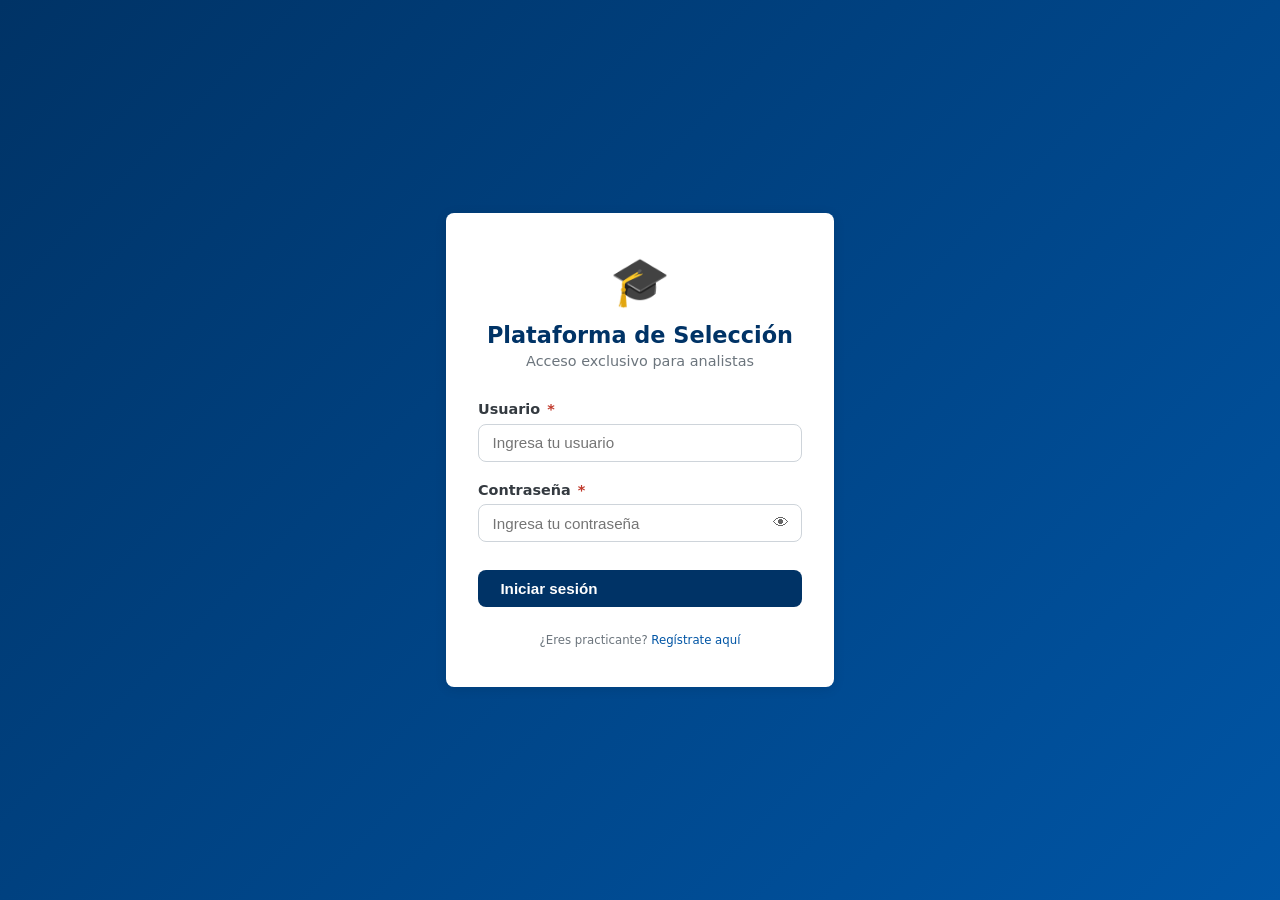
<file: frontend/pages/analistas.html>
<!DOCTYPE html>
<html lang="es">
<head>
  <meta charset="UTF-8" />
  <meta name="viewport" content="width=device-width, initial-scale=1.0" />
  <title>Panel de Analistas — Plataforma de Selección</title>
  <link rel="preconnect" href="https://fonts.googleapis.com">
  <link rel="preconnect" href="https://fonts.gstatic.com" crossorigin>
  <link href="https://fonts.googleapis.com/css2?family=DM+Sans:ital,opsz,wght@0,9..40,400;0,9..40,500;0,9..40,600;0,9..40,700;0,9..40,800&display=swap" rel="stylesheet">
  <link rel="stylesheet" href="../css/styles.css" />
  <link rel="stylesheet" href="../css/analistas.css" />
</head>
<body style="visibility:hidden">
  <nav class="navbar">
    <div class="navbar-brand">
      <img src="../assets/logo-banco.png" alt="Banco Bogotá" class="navbar-logo" />
    </div>
    <div class="navbar-links">
      <a href="../index.html">Inicio</a>
      <a href="analistas.html" class="active">Panel Analistas</a>
      <span id="nav-usuario" style="color:rgba(255,255,255,0.7);font-size:0.88rem"></span>
    </div>
    <div class="navbar-cta">
      <button id="btn-logout" class="btn btn-sm" style="background:rgba(255,255,255,0.15);color:white;border:1px solid rgba(255,255,255,0.3)">Cerrar sesión</button>
    </div>
  </nav>

  <div class="container-wide" style="margin-top:100px">
    <div class="page-header">
      <h1>Panel de Analistas</h1>
      <button id="btn-refresh" class="btn btn-secondary btn-sm">↻ Actualizar</button>
    </div>

    <div class="stats-bar">
      <div class="stat-card">
        <div class="stat-num" id="stat-total">—</div>
        <div class="stat-label">Total</div>
      </div>
      <div class="stat-card pendiente">
        <div class="stat-num" id="stat-pendiente">—</div>
        <div class="stat-label">Pendientes</div>
      </div>
      <div class="stat-card viable">
        <div class="stat-num" id="stat-viable">—</div>
        <div class="stat-label">Viables</div>
      </div>
      <div class="stat-card no-viable">
        <div class="stat-num" id="stat-no-viable">—</div>
        <div class="stat-label">No Viables</div>
      </div>
    </div>

    <div class="card">
      <div class="toolbar">
        <input type="text" id="search" class="form-control" placeholder="Buscar por nombre, correo o carrera…" />
      </div>

      <div id="alert-msg" class="alert"></div>

      <div id="state-loading" class="state-loading">
        <div class="spinner"></div>
        <p>Cargando practicantes…</p>
      </div>
      <div id="state-empty" class="state-empty" style="display:none">
        <p>📋 No hay practicantes registrados aún.</p>
        <a href="../index.html" class="btn btn-primary" style="margin-top:1rem">Registrar primer practicante</a>
      </div>
      <div id="state-error" class="state-error" style="display:none">
        <p>⚠️ No se pudo cargar la lista. Verifica que Flask esté en ejecución.</p>
        <button id="btn-retry" class="btn btn-secondary" style="margin-top:1rem" onclick="location.reload()">Reintentar</button>
      </div>

      <div class="table-wrapper">
        <table>
          <thead>
            <tr>
              <th>ID</th>
              <th>Nombre completo</th>
              <th>Correo</th>
              <th>Carrera</th>
              <th>Semestre</th>
              <th>Estado</th>
              <th>Acciones</th>
            </tr>
          </thead>
          <tbody id="tabla-body" style="display:none"></tbody>
        </table>
      </div>
    </div>
  </div>

  <script src="../js/api.js"></script>
  <script src="../js/analistas.js"></script>
</body>
</html>
</file>
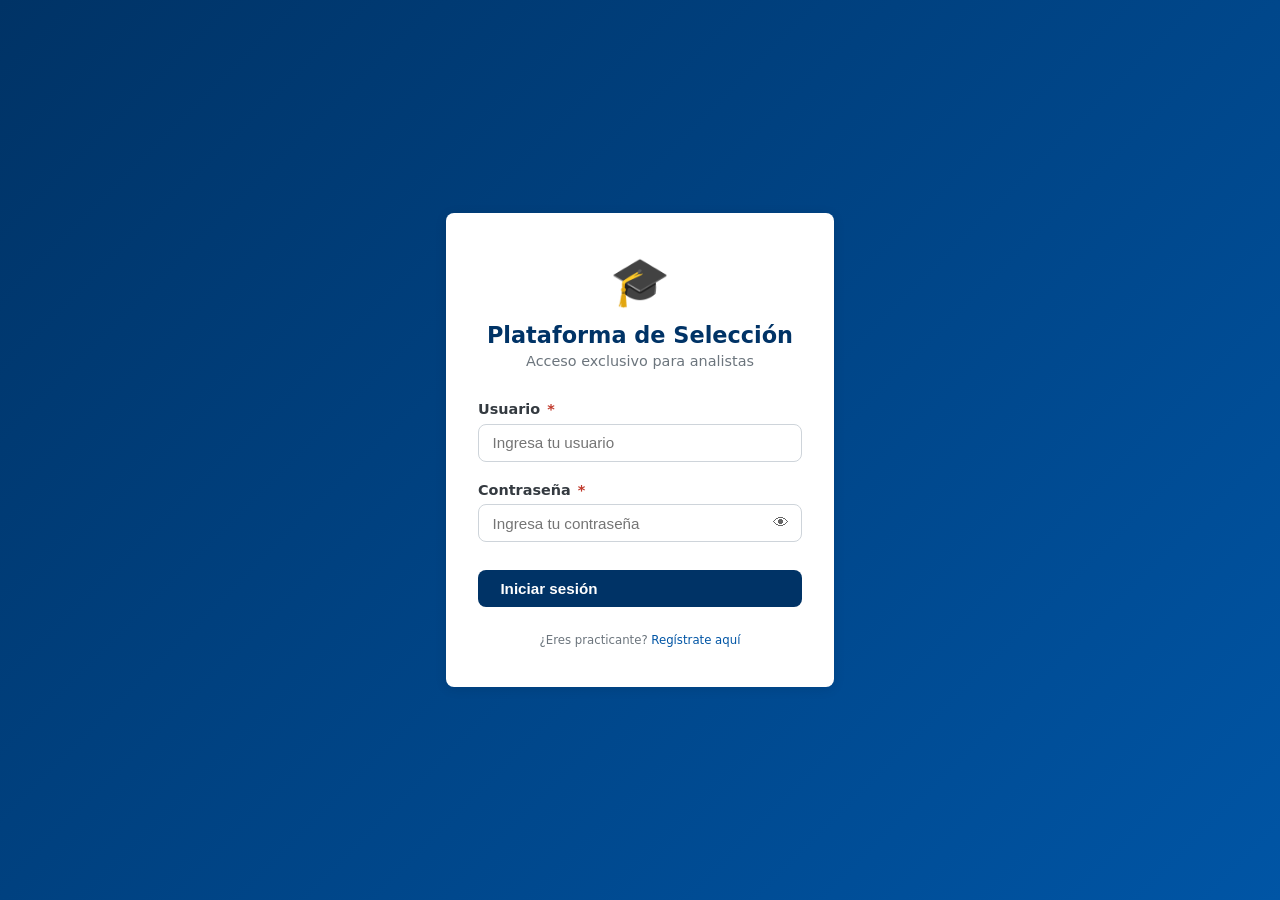
<file: frontend/pages/detalle.html>
<!DOCTYPE html>
<html lang="es">
<head>
  <meta charset="UTF-8" />
  <meta name="viewport" content="width=device-width, initial-scale=1.0" />
  <title>Detalle del Practicante — Plataforma de Selección</title>
  <link rel="preconnect" href="https://fonts.googleapis.com">
  <link rel="preconnect" href="https://fonts.gstatic.com" crossorigin>
  <link href="https://fonts.googleapis.com/css2?family=DM+Sans:ital,opsz,wght@0,9..40,400;0,9..40,500;0,9..40,600;0,9..40,700;0,9..40,800&display=swap" rel="stylesheet">
  <link rel="stylesheet" href="../css/styles.css" />
</head>
<body style="visibility:hidden">
  <nav class="navbar">
    <div class="navbar-brand">
      <img src="../assets/logo-banco.png" alt="Banco Bogotá" class="navbar-logo" />
    </div>
    <div class="navbar-links">
      <a href="../index.html">Inicio</a>
      <a href="analistas.html" class="active">Panel Analistas</a>
      <span id="nav-usuario" style="color:rgba(255,255,255,0.7);font-size:0.88rem"></span>
    </div>
    <div class="navbar-cta">
      <button id="btn-logout" class="btn btn-sm" style="background:rgba(255,255,255,0.15);color:white;border:1px solid rgba(255,255,255,0.3)">Cerrar sesión</button>
    </div>
  </nav>

  <div class="container" style="margin-top:100px">
    <div class="page-header">
      <h1 id="page-title">Detalle del Practicante</h1>
      <a href="analistas.html" class="btn btn-secondary btn-sm">← Volver al panel</a>
    </div>

    <div id="alert-msg" class="alert"></div>

    <div id="detalle-content" class="card">
      <div class="detail-grid">
        <div class="detail-item">
          <label>Primer nombre</label>
          <p id="det-primer-nombre">—</p>
        </div>
        <div class="detail-item">
          <label>Segundo nombre</label>
          <p id="det-segundo-nombre">—</p>
        </div>
        <div class="detail-item">
          <label>Primer apellido</label>
          <p id="det-primer-apellido">—</p>
        </div>
        <div class="detail-item">
          <label>Segundo apellido</label>
          <p id="det-segundo-apellido">—</p>
        </div>
        <div class="detail-item">
          <label>Correo electrónico</label>
          <p id="det-correo">—</p>
        </div>
        <div class="detail-item">
          <label>Carrera universitaria</label>
          <p id="det-carrera">—</p>
        </div>
        <div class="detail-item">
          <label>Semestre actual</label>
          <p id="det-semestre">—</p>
        </div>
        <div class="detail-item">
          <label>Fecha de registro</label>
          <p id="det-fecha">—</p>
        </div>
        <div class="detail-item">
          <label>Hoja de vida</label>
          <p id="det-archivo">—</p>
        </div>
        <div class="detail-item">
          <label>Estado actual</label>
          <p><span id="det-estado" class="badge">—</span></p>
        </div>
      </div>

      <hr style="border:none;border-top:1px solid var(--gray-200);margin:1.5rem 0;" />

      <div class="actions-bar">
        <strong style="margin-right:0.5rem">Evaluar candidato:</strong>
        <button id="btn-viable" class="btn btn-success">✓ Viable</button>
        <button id="btn-no-viable" class="btn btn-danger">✗ No Viable</button>
        <a id="btn-descargar" href="#" class="btn btn-accent" target="_blank" download>⬇ Descargar Hoja de Vida</a>
      </div>
    </div>
  </div>

  <script src="../js/api.js"></script>
  <script src="../js/detalle.js"></script>
</body>
</html>
</file>
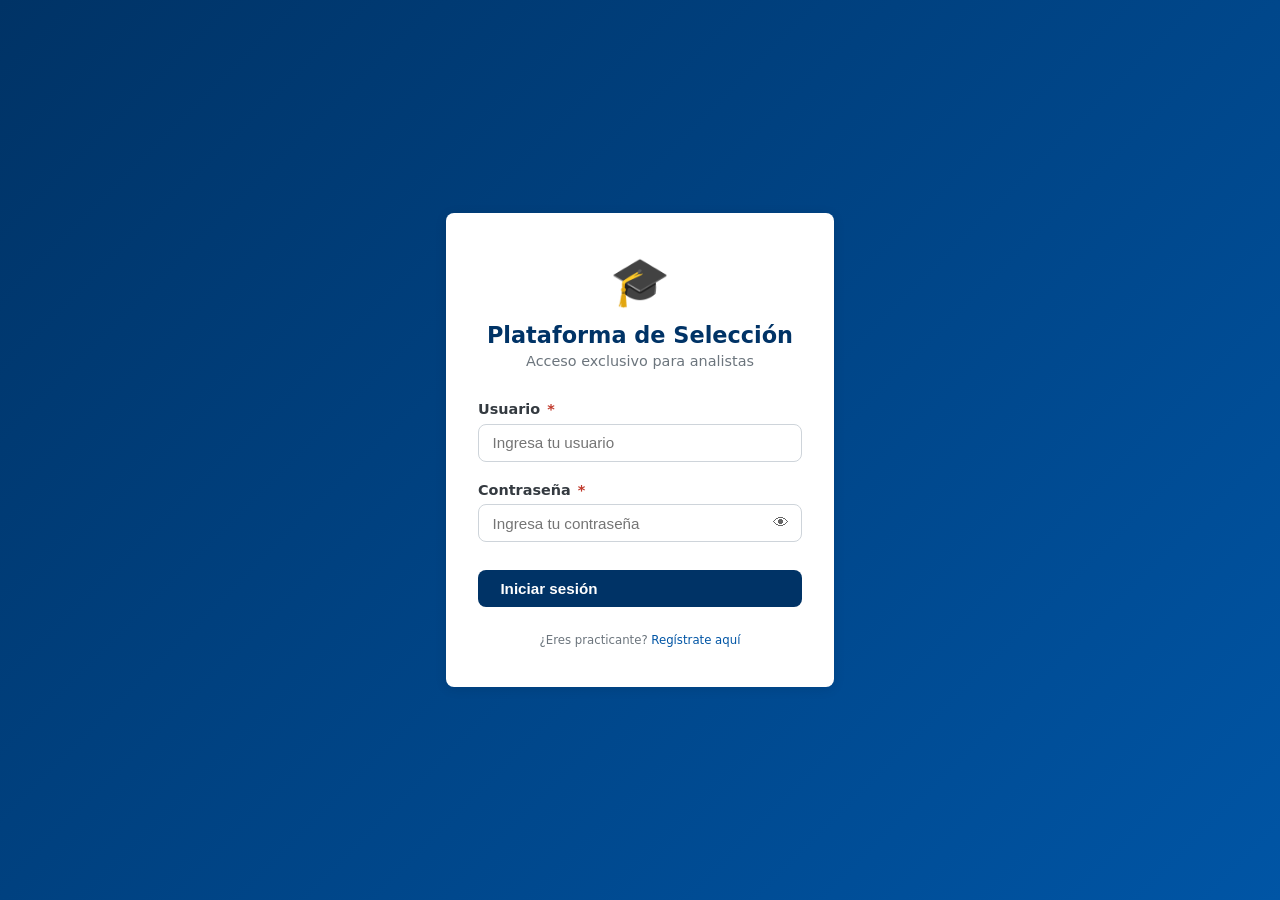
<file: frontend/pages/login.html>
<!DOCTYPE html>
<html lang="es">
<head>
  <meta charset="UTF-8" />
  <meta name="viewport" content="width=device-width, initial-scale=1.0" />
  <title>Acceso Analistas — Plataforma de Selección</title>
  <link rel="stylesheet" href="../css/styles.css" />
  <link rel="stylesheet" href="../css/login.css" />
</head>
<body class="login-body" style="visibility:hidden">
  <div class="login-wrapper">
    <div class="login-card card">
      <div class="login-header">
        <div class="login-icon">🎓</div>
        <h1>Plataforma de Selección</h1>
        <p>Acceso exclusivo para analistas</p>
      </div>

      <div id="alert-error" class="alert alert-error"></div>

      <form id="form-login" novalidate>
        <div class="form-group">
          <label for="username">Usuario <span class="required">*</span></label>
          <input type="text" id="username" name="username" class="form-control"
            placeholder="Ingresa tu usuario" autocomplete="username" />
          <span id="err_username" class="field-error"></span>
        </div>
        <div class="form-group">
          <label for="password">Contraseña <span class="required">*</span></label>
          <div class="password-wrapper">
            <input type="password" id="password" name="password" class="form-control"
              placeholder="Ingresa tu contraseña" autocomplete="current-password" />
            <button type="button" id="btn-toggle-pass" class="btn-eye" title="Mostrar/ocultar contraseña">👁</button>
          </div>
          <span id="err_password" class="field-error"></span>
        </div>
        <button type="submit" id="btn-login" class="btn btn-primary" style="width:100%;margin-top:0.5rem">
          Iniciar sesión
        </button>
      </form>

      <div class="login-hint">
        <small>¿Eres practicante? <a href="../index.html">Regístrate aquí</a></small>
      </div>
    </div>
  </div>

  <script src="../js/api.js"></script>
  <script src="../js/login.js"></script>
</body>
</html>
</file>
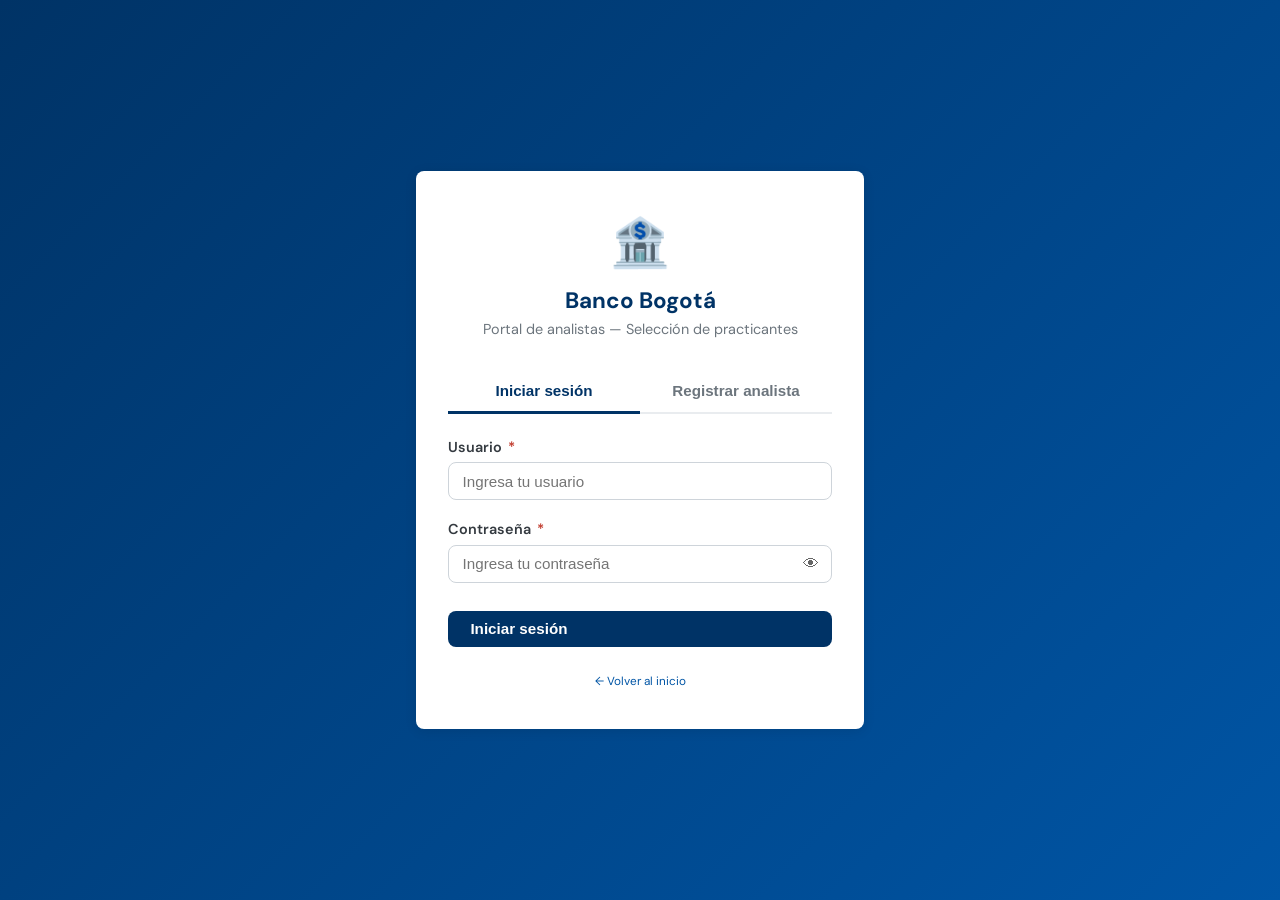
<file: frontend/pages/registro-general.html>
<!DOCTYPE html>
<html lang="es">
<head>
  <meta charset="UTF-8" />
  <meta name="viewport" content="width=device-width, initial-scale=1.0" />
  <title>Acceso Analistas — Banco Bogotá</title>
  <link rel="preconnect" href="https://fonts.googleapis.com">
  <link rel="preconnect" href="https://fonts.gstatic.com" crossorigin>
  <link href="https://fonts.googleapis.com/css2?family=DM+Sans:ital,opsz,wght@0,9..40,400;0,9..40,500;0,9..40,600;0,9..40,700;0,9..40,800&display=swap" rel="stylesheet">
  <link rel="stylesheet" href="../css/styles.css" />
  <link rel="stylesheet" href="../css/login.css" />
  <link rel="stylesheet" href="../css/registro-general.css" />
</head>
<body class="login-body" style="visibility:hidden">
  <div class="login-wrapper rg-wrapper">
    <div class="login-card card">

      <div class="login-header">
        <div class="login-icon">🏦</div>
        <h1>Banco Bogotá</h1>
        <p>Portal de analistas — Selección de practicantes</p>
      </div>

      <!-- TABS -->
      <div class="rg-tabs">
        <button class="rg-tab active" data-tab="login">Iniciar sesión</button>
        <button class="rg-tab" data-tab="registro">Registrar analista</button>
      </div>

      <!-- TAB: LOGIN -->
      <div id="tab-login" class="rg-panel">
        <div id="alert-login-error" class="alert alert-error"></div>
        <div id="alert-login-success" class="alert alert-success"></div>
        <form id="form-login" novalidate>
          <div class="form-group">
            <label for="login-username">Usuario <span class="required">*</span></label>
            <input type="text" id="login-username" class="form-control"
              placeholder="Ingresa tu usuario" autocomplete="username" />
            <span id="err-login-username" class="field-error"></span>
          </div>
          <div class="form-group">
            <label for="login-password">Contraseña <span class="required">*</span></label>
            <div class="password-wrapper">
              <input type="password" id="login-password" class="form-control"
                placeholder="Ingresa tu contraseña" autocomplete="current-password" />
              <button type="button" class="btn-eye" data-target="login-password">👁</button>
            </div>
            <span id="err-login-password" class="field-error"></span>
          </div>
          <button type="submit" id="btn-login" class="btn btn-primary" style="width:100%;margin-top:0.5rem">
            Iniciar sesión
          </button>
        </form>
      </div>

      <!-- TAB: REGISTRO ANALISTA -->
      <div id="tab-registro" class="rg-panel" style="display:none">
        <div id="alert-reg-error" class="alert alert-error"></div>
        <div id="alert-reg-success" class="alert alert-success"></div>
        <form id="form-registro-analista" novalidate>
          <div class="form-group">
            <label for="reg-nombre">Nombre completo <span class="required">*</span></label>
            <input type="text" id="reg-nombre" class="form-control"
              placeholder="Ej: Carlos Rodríguez" autocomplete="name" />
            <span id="err-reg-nombre" class="field-error"></span>
          </div>
          <div class="form-group">
            <label for="reg-username">Usuario <span class="required">*</span></label>
            <input type="text" id="reg-username" class="form-control"
              placeholder="Ej: crodriguez" autocomplete="off" />
            <span id="err-reg-username" class="field-error"></span>
          </div>
          <div class="form-group">
            <label for="reg-correo">Correo electrónico <span class="required">*</span></label>
            <input type="email" id="reg-correo" class="form-control"
              placeholder="analista@bancobogota.com.co" autocomplete="email" />
            <span id="err-reg-correo" class="field-error"></span>
          </div>
          <div class="form-group">
            <label for="reg-password">Contraseña <span class="required">*</span></label>
            <div class="password-wrapper">
              <input type="password" id="reg-password" class="form-control"
                placeholder="Mín. 8 car., mayúscula, número, símbolo" autocomplete="new-password" />
              <button type="button" class="btn-eye" data-target="reg-password">👁</button>
            </div>
            <div id="password-strength" class="pwd-strength" style="display:none">
              <div class="pwd-bar"><div id="pwd-bar-fill" class="pwd-bar-fill"></div></div>
              <span id="pwd-strength-label"></span>
            </div>
            <ul id="pwd-rules" class="pwd-rules">
              <li id="rule-len">✕ Mínimo 8 caracteres</li>
              <li id="rule-upper">✕ Al menos una mayúscula (A-Z)</li>
              <li id="rule-lower">✕ Al menos una minúscula (a-z)</li>
              <li id="rule-num">✕ Al menos un número (0-9)</li>
              <li id="rule-special">✕ Al menos un carácter especial (!@#$%...)</li>
            </ul>
            <span id="err-reg-password" class="field-error"></span>
          </div>
          <div class="form-group">
            <label for="reg-password2">Confirmar contraseña <span class="required">*</span></label>
            <div class="password-wrapper">
              <input type="password" id="reg-password2" class="form-control"
                placeholder="Repite la contraseña" autocomplete="new-password" />
              <button type="button" class="btn-eye" data-target="reg-password2">👁</button>
            </div>
            <span id="err-reg-password2" class="field-error"></span>
          </div>
          <button type="submit" id="btn-registrar" class="btn btn-primary" style="width:100%;margin-top:0.5rem">
            Crear cuenta de analista
          </button>
        </form>
      </div>

      <div class="login-hint">
        <small><a href="../index.html">← Volver al inicio</a></small>
      </div>
    </div>
  </div>

  <script src="../js/api.js"></script>
  <script src="../js/registro-general.js"></script>
</body>
</html>
</file>
<file: frontend/css/styles.css>
:root {
  --primary: #003366;
  --primary-light: #0055a5;
  --accent: #e8a000;
  --success: #1a7a4a;
  --danger: #c0392b;
  --warning: #e67e22;
  --bg: #f4f6f9;
  --white: #ffffff;
  --gray-100: #f8f9fa;
  --gray-200: #e9ecef;
  --gray-400: #ced4da;
  --gray-600: #6c757d;
  --gray-800: #343a40;
  --radius: 8px;
  --shadow: 0 2px 12px rgba(0,0,0,0.10);
  --transition: 0.2s ease;
}

*, *::before, *::after { box-sizing: border-box; margin: 0; padding: 0; }

body {
  font-family: 'DM Sans', system-ui, sans-serif;
  background: var(--bg);
  color: var(--gray-800);
  min-height: 100vh;
  background-image: radial-gradient(circle at 1px 1px, rgba(0,51,102,0.045) 1px, transparent 0);
  background-size: 28px 28px;
}

a { color: var(--primary-light); text-decoration: none; }
a:hover { text-decoration: underline; }

/* NAV */
.navbar {
  background: var(--primary);
  color: var(--white);
  padding: 0 1.5rem;
  display: flex;
  align-items: center;
  justify-content: space-between;
  height: 70px;
  box-shadow: 0 4px 24px rgba(0,51,102,0.18);
  border-radius: 16px;
  position: fixed;
  top: 12px;
  left: 16px;
  right: 16px;
  z-index: 200;
  transition: transform 0.35s cubic-bezier(0.25, 0.46, 0.45, 0.94), opacity 0.35s ease;
}
.navbar-brand {
  display: flex;
  align-items: center;
  flex: 1;
}
.navbar-links {
  display: flex;
  gap: 1.75rem;
  position: absolute;
  left: 50%;
  transform: translateX(-50%);
}
.navbar-cta {
  flex: 1;
  display: flex;
  justify-content: flex-end;
}
.navbar-logo {
  height: 42px;
  width: auto;
  max-width: 260px;
  object-fit: contain;
  display: block;
  background: #ffffff;
  padding: 5px 10px;
  border-radius: 4px;
}
.navbar.nav-hidden {
  transform: translateY(calc(-100% - 20px));
  opacity: 0;
  pointer-events: none;
}
.navbar-hamburger {
  display: none;
  background: rgba(255,255,255,0.15);
  border: 1px solid rgba(255,255,255,0.3);
  color: white;
  border-radius: 8px;
  width: 36px; height: 36px;
  font-size: 1.2rem;
  cursor: pointer;
  align-items: center;
  justify-content: center;
  margin-left: 0.5rem;
  flex-shrink: 0;
}

/* TABLET MENU */
@media (min-width: 601px) and (max-width: 1060px) {
  .navbar { padding: 0 1.25rem; }
  .navbar-hamburger { display: flex; }
  .navbar-cta .btn-accent { display: none; }
  .navbar-logo { height: 36px; max-width: 200px; }
  .navbar-links {
    display: none;
    position: fixed;
    top: 94px;
    left: 16px;
    right: 16px;
    background: var(--primary);
    border-radius: 14px;
    padding: 1.25rem 1.5rem;
    flex-direction: column;
    gap: 0;
    box-shadow: 0 12px 40px rgba(0,0,0,0.25);
    z-index: 199;
    transform: translateY(-8px);
    opacity: 0;
    transition: opacity 0.25s ease, transform 0.25s ease;
  }
  .navbar-links.open {
    display: flex;
    opacity: 1;
    transform: translateY(0);
  }
  .navbar-links a {
    padding: 0.85rem 0;
    font-size: 1rem;
    border-bottom: 1px solid rgba(255,255,255,0.1);
    color: rgba(255,255,255,0.9);
    white-space: normal;
  }
  .navbar-links a:last-child { border-bottom: none; }
  .navbar-links .btn-accent-mobile {
    display: inline-flex;
    margin-top: 0.75rem;
    width: 100%;
    justify-content: center;
    background: var(--accent);
    color: var(--gray-800);
    padding: 0.75rem;
    border-radius: var(--radius);
    font-weight: 700;
    font-size: 0.95rem;
    border-bottom: none;
  }
}

/* MOBILE MENU */
@media (max-width: 600px) {
  .navbar {
    padding: 0 1rem;
    top: 10px;
    left: 10px;
    right: 10px;
    border-radius: 14px;
    height: 60px;
  }
  .navbar-hamburger { display: flex; }
  .navbar-cta .btn-accent { display: none; }
  .navbar-logo { height: 30px; max-width: 150px; }
  .navbar-links {
    display: none;
    position: fixed;
    top: 82px;
    left: 10px;
    right: 10px;
    background: var(--primary);
    border-radius: 14px;
    padding: 1.25rem 1.5rem;
    flex-direction: column;
    gap: 0rem;
    box-shadow: 0 12px 40px rgba(0,0,0,0.25);
    z-index: 199;
    transform: translateY(-8px);
    opacity: 0;
    transition: opacity 0.25s ease, transform 0.25s ease;
  }
  .navbar-links.open {
    display: flex;
    opacity: 1;
    transform: translateY(0);
  }
  .navbar-links a {
    padding: 0.85rem 0;
    font-size: 1rem;
    border-bottom: 1px solid rgba(255,255,255,0.1);
    color: rgba(255,255,255,0.9);
  }
  .navbar-links a:last-child { border-bottom: none; }
  .navbar-links .btn-accent-mobile {
    display: inline-flex;
    margin-top: 0.75rem;
    width: 100%;
    justify-content: center;
    background: var(--accent);
    color: var(--gray-800);
    padding: 0.75rem;
    border-radius: var(--radius);
    font-weight: 700;
    font-size: 0.95rem;
    border-bottom: none;
  }
  .card { padding: 1.25rem; }
  .container, .container-wide { padding: 1rem 0.75rem; }
}
.navbar-links a {
  color: rgba(255,255,255,0.82);
  font-size: 0.92rem;
  font-weight: 500;
  transition: color var(--transition);
  white-space: nowrap;
}
.navbar-links a:hover, .navbar-links a.active { color: var(--white); text-decoration: none; }

/* LAYOUT */
.container { max-width: 960px; margin: 0 auto; padding: 2rem 1rem; }
.container-wide { max-width: 1200px; margin: 0 auto; padding: 2rem 1rem; }

/* CARD */
.card {
  background: var(--white);
  border-radius: var(--radius);
  box-shadow: var(--shadow);
  padding: 2rem;
}

/* FORM */
.form-group { margin-bottom: 1.25rem; }
.form-group label {
  display: block;
  font-weight: 600;
  margin-bottom: 0.4rem;
  font-size: 0.9rem;
  color: var(--gray-800);
}
.form-group label .required { color: var(--danger); margin-left: 2px; }
.form-control {
  width: 100%;
  padding: 0.6rem 0.85rem;
  border: 1.5px solid var(--gray-400);
  border-radius: var(--radius);
  font-size: 0.95rem;
  transition: border-color var(--transition), box-shadow var(--transition);
  background: var(--white);
}
.form-control:focus {
  outline: none;
  border-color: var(--primary-light);
  box-shadow: 0 0 0 3px rgba(0,85,165,0.12);
}
.form-control.error { border-color: var(--danger); }
.field-error {
  color: var(--danger);
  font-size: 0.82rem;
  margin-top: 0.3rem;
  display: none;
}
.field-error.visible { display: block; }

/* BUTTONS */
.btn {
  display: inline-flex;
  align-items: center;
  gap: 0.4rem;
  padding: 0.6rem 1.4rem;
  border: none;
  border-radius: var(--radius);
  font-size: 0.95rem;
  font-weight: 600;
  cursor: pointer;
  transition: background var(--transition), transform var(--transition);
}
.btn:active { transform: scale(0.97); }
.btn:disabled { opacity: 0.6; cursor: not-allowed; }
.btn-primary { background: var(--primary); color: var(--white); }
.btn-primary:hover:not(:disabled) { background: var(--primary-light); }
.btn-success { background: var(--success); color: var(--white); }
.btn-success:hover:not(:disabled) { background: #15693e; }
.btn-danger { background: var(--danger); color: var(--white); }
.btn-danger:hover:not(:disabled) { background: #a93226; }
.btn-secondary { background: var(--gray-200); color: var(--gray-800); }
.btn-secondary:hover:not(:disabled) { background: var(--gray-400); }
.btn-sm { padding: 0.35rem 0.85rem; font-size: 0.85rem; }
.btn-accent { background: var(--accent); color: var(--gray-800); }
.btn-accent:hover:not(:disabled) { background: #d4920a; }

/* ALERTS */
.alert {
  padding: 0.85rem 1.1rem;
  border-radius: var(--radius);
  margin-bottom: 1rem;
  font-size: 0.93rem;
  display: none;
}
.alert.visible { display: flex; align-items: flex-start; gap: 0.5rem; }
.alert-success { background: #d4edda; color: #155724; border: 1px solid #c3e6cb; }
.alert-error { background: #f8d7da; color: #721c24; border: 1px solid #f5c6cb; }
.alert-info { background: #d1ecf1; color: #0c5460; border: 1px solid #bee5eb; }

/* BADGE */
.badge {
  display: inline-block;
  padding: 0.25rem 0.7rem;
  border-radius: 20px;
  font-size: 0.78rem;
  font-weight: 700;
  text-transform: uppercase;
  letter-spacing: 0.04em;
}
.badge-pendiente { background: #fff3cd; color: #856404; }
.badge-viable { background: #d4edda; color: #155724; }
.badge-no-viable { background: #f8d7da; color: #721c24; }

/* TABLE */
.table-wrapper { overflow-x: auto; }
table { width: 100%; border-collapse: collapse; font-size: 0.92rem; }
thead th {
  background: var(--primary);
  color: var(--white);
  padding: 0.75rem 1rem;
  text-align: left;
  font-weight: 600;
  white-space: nowrap;
}
tbody tr { border-bottom: 1px solid var(--gray-200); transition: background var(--transition); }
tbody tr:hover { background: var(--gray-100); }
tbody td { padding: 0.7rem 1rem; vertical-align: middle; }

/* STATES */
.state-loading, .state-empty, .state-error {
  text-align: center;
  padding: 3rem 1rem;
  color: var(--gray-600);
}
.state-loading .spinner {
  width: 40px; height: 40px;
  border: 4px solid var(--gray-200);
  border-top-color: var(--primary);
  border-radius: 50%;
  animation: spin 0.8s linear infinite;
  margin: 0 auto 1rem;
}
@keyframes spin { to { transform: rotate(360deg); } }

/* PAGE HEADER */
.page-header {
  display: flex;
  align-items: center;
  justify-content: space-between;
  margin-bottom: 1.5rem;
  flex-wrap: wrap;
  gap: 1rem;
}
.page-header h1 { font-size: 1.5rem; color: var(--primary); }

/* DETAIL */
.detail-grid {
  display: grid;
  grid-template-columns: repeat(auto-fit, minmax(220px, 1fr));
  gap: 1.25rem;
  margin-bottom: 1.5rem;
}
.detail-item label {
  font-size: 0.8rem;
  font-weight: 700;
  text-transform: uppercase;
  color: var(--gray-600);
  letter-spacing: 0.05em;
}
.detail-item p { font-size: 1rem; margin-top: 0.2rem; }

.actions-bar { display: flex; gap: 0.75rem; flex-wrap: wrap; align-items: center; margin-top: 1.5rem; }

/* FILE INPUT */
.file-label {
  display: flex;
  align-items: center;
  gap: 0.5rem;
  padding: 0.6rem 0.85rem;
  border: 1.5px dashed var(--gray-400);
  border-radius: var(--radius);
  cursor: pointer;
  transition: border-color var(--transition);
  background: var(--gray-100);
  font-size: 0.9rem;
  color: var(--gray-600);
}
.file-label:hover { border-color: var(--primary-light); color: var(--primary); }
.file-label.has-file { border-color: var(--success); color: var(--success); background: #f0fff4; }
input[type="file"] { display: none; }

/* COMBOBOX CARRERA */
.carrera-combo { position: relative; }
.carrera-dropdown {
  display: none;
  position: absolute;
  top: calc(100% + 4px);
  left: 0; right: 0;
  background: var(--white);
  border: 1.5px solid var(--primary-light);
  border-radius: var(--radius);
  max-height: 220px;
  overflow-y: auto;
  z-index: 100;
  list-style: none;
  box-shadow: var(--shadow);
}
.carrera-dropdown.open { display: block; }
.carrera-dropdown li {
  padding: 0.55rem 0.9rem;
  cursor: pointer;
  font-size: 0.92rem;
  transition: background var(--transition);
}
.carrera-dropdown li:hover,
.carrera-dropdown li.active { background: var(--primary); color: var(--white); }
.carrera-dropdown li.no-results { color: var(--gray-600); cursor: default; font-style: italic; }

/* RESPONSIVE */
@media (max-width: 600px) {
  .navbar { padding: 0 1rem; margin: 8px 8px 0; border-radius: 12px; }
  .navbar-links { display: none; }
  .navbar-logo { height: 32px; max-width: 160px; }
  .card { padding: 1.25rem; }
  .container, .container-wide { padding: 1rem 0.75rem; }
}
</file>
<file: frontend/css/analistas.css>
/* analistas.css */
.stats-bar {
  display: flex;
  gap: 1rem;
  margin-bottom: 1.5rem;
  flex-wrap: wrap;
}
.stat-card {
  background: var(--white);
  border-radius: var(--radius);
  padding: 1rem 1.5rem;
  box-shadow: var(--shadow);
  flex: 1;
  min-width: 140px;
  text-align: center;
}
.stat-card .stat-num { font-size: 2rem; font-weight: 700; color: var(--primary); }
.stat-card .stat-label { font-size: 0.82rem; color: var(--gray-600); text-transform: uppercase; letter-spacing: 0.05em; }
.stat-card.viable .stat-num { color: var(--success); }
.stat-card.no-viable .stat-num { color: var(--danger); }
.stat-card.pendiente .stat-num { color: var(--warning); }

.toolbar { display: flex; gap: 0.75rem; margin-bottom: 1rem; flex-wrap: wrap; align-items: center; }
.toolbar input { flex: 1; min-width: 200px; }
</file>
<file: frontend/css/login.css>
/* login.css */
.login-body {
  display: flex;
  align-items: center;
  justify-content: center;
  min-height: 100vh;
  background: linear-gradient(135deg, var(--primary) 0%, var(--primary-light) 100%);
}

.login-wrapper {
  width: 100%;
  max-width: 420px;
  padding: 1rem;
}

.login-card {
  padding: 2.5rem 2rem;
}

.login-header {
  text-align: center;
  margin-bottom: 2rem;
}

.login-icon {
  font-size: 3rem;
  margin-bottom: 0.75rem;
}

.login-header h1 {
  font-size: 1.4rem;
  color: var(--primary);
  margin-bottom: 0.3rem;
}

.login-header p {
  color: var(--gray-600);
  font-size: 0.9rem;
}

.password-wrapper {
  position: relative;
  display: flex;
  align-items: center;
}

.password-wrapper .form-control {
  padding-right: 2.8rem;
}

.btn-eye {
  position: absolute;
  right: 0.6rem;
  background: none;
  border: none;
  cursor: pointer;
  font-size: 1rem;
  padding: 0.2rem;
  opacity: 0.6;
  transition: opacity var(--transition);
}

.btn-eye:hover { opacity: 1; }

.login-hint {
  text-align: center;
  margin-top: 1.5rem;
  color: var(--gray-600);
  font-size: 0.88rem;
}
</file>
<file: frontend/css/registro-general.css>
/* registro-general.css */
.rg-wrapper { max-width: 480px; }

.rg-tabs {
  display: flex;
  border-bottom: 2px solid var(--gray-200);
  margin-bottom: 1.5rem;
}
.rg-tab {
  flex: 1;
  background: none;
  border: none;
  padding: 0.75rem 0.5rem;
  font-size: 0.95rem;
  font-weight: 600;
  color: var(--gray-600);
  cursor: pointer;
  border-bottom: 3px solid transparent;
  margin-bottom: -2px;
  transition: color var(--transition), border-color var(--transition);
}
.rg-tab:hover { color: var(--primary); }
.rg-tab.active { color: var(--primary); border-bottom-color: var(--primary); }

.rg-panel { animation: fadeIn 0.2s ease; }
@keyframes fadeIn { from { opacity: 0; transform: translateY(4px); } to { opacity: 1; transform: translateY(0); } }

/* Password strength */
.pwd-strength { margin-top: 0.5rem; }
.pwd-bar {
  height: 6px;
  background: var(--gray-200);
  border-radius: 3px;
  overflow: hidden;
  margin-bottom: 0.3rem;
}
.pwd-bar-fill {
  height: 100%;
  width: 0;
  border-radius: 3px;
  transition: width 0.3s ease, background 0.3s ease;
}
.pwd-strength-weak   .pwd-bar-fill { width: 25%; background: var(--danger); }
.pwd-strength-fair   .pwd-bar-fill { width: 50%; background: var(--warning); }
.pwd-strength-good   .pwd-bar-fill { width: 75%; background: #f0a500; }
.pwd-strength-strong .pwd-bar-fill { width: 100%; background: var(--success); }
#pwd-strength-label { font-size: 0.8rem; font-weight: 600; }

.pwd-rules {
  list-style: none;
  margin-top: 0.5rem;
  padding: 0;
  display: grid;
  grid-template-columns: 1fr 1fr;
  gap: 0.2rem 1rem;
}
.pwd-rules li {
  font-size: 0.8rem;
  color: var(--danger);
  transition: color 0.2s;
}
.pwd-rules li.ok { color: var(--success); }
</file>
